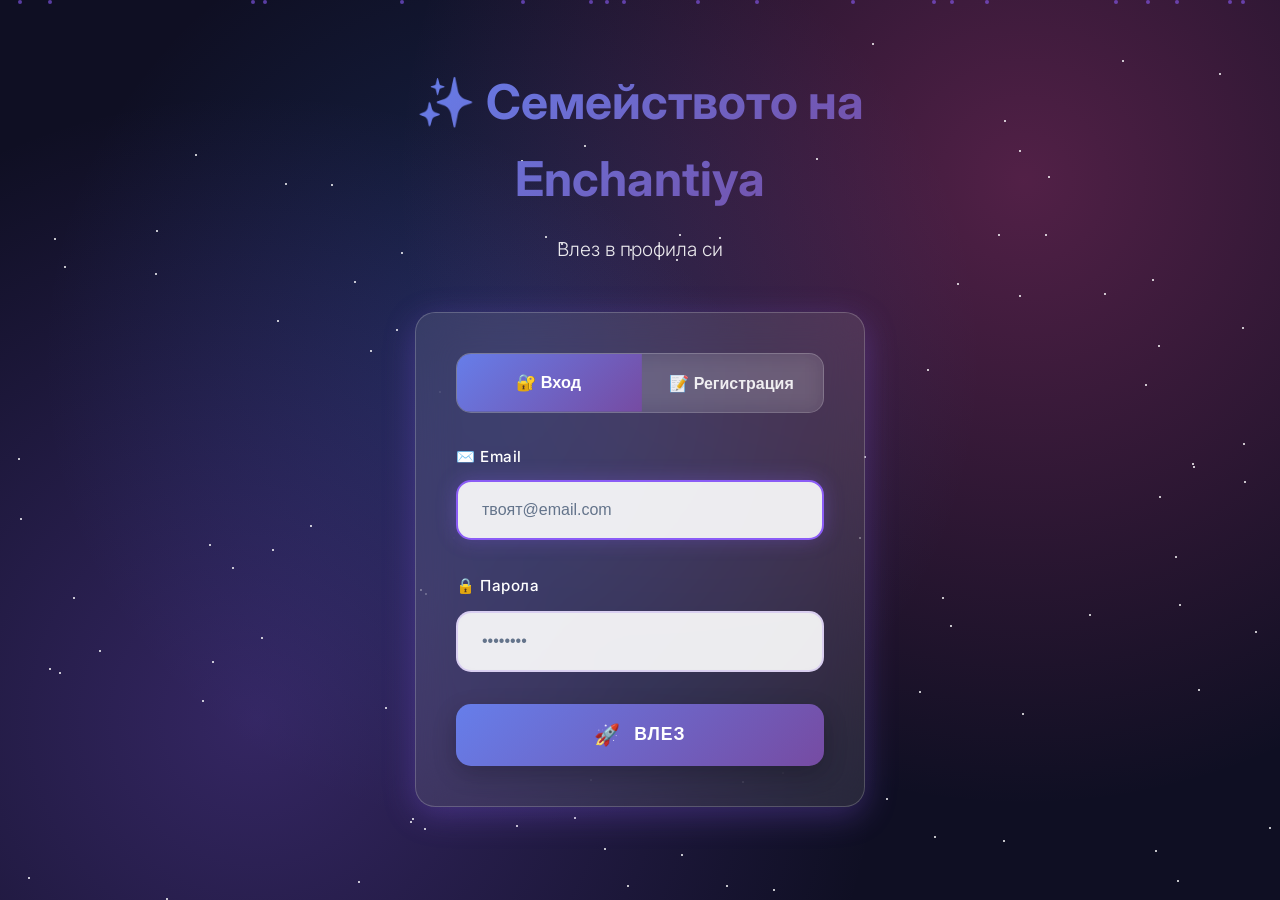
<file: index.html>
<!DOCTYPE html>
<html lang="bg">
<head>
  <meta charset="UTF-8">
  <meta name="viewport" content="width=device-width, initial-scale=1.0">
  <title>Магията на Enchantiya</title>
</head>
<link rel="stylesheet" href="/style.css">
<body>
  <!-- Magical Background Elements -->
  <div class="stars" id="stars"></div>
  <div class="floating-particles" id="particles"></div>

  <!-- Auth Screen -->
  <div id="authScreen" class="auth-container">
    <div class="header fade-in">
      <h1>✨ Семейството на Enchantiya</h1>
      <p>Влез в профила си</p>
    </div>

    <div class="glass-card fade-in">
      <div class="auth-tabs">
        <button class="auth-tab active" onclick="switchTab('login')">🔐 Вход</button>
        <button class="auth-tab" onclick="switchTab('register')">📝 Регистрация</button>
      </div>

      <!-- Login Form -->
      <div id="loginForm">
        <div class="form-group">
          <label for="loginEmail">✉️ Email</label>
          <div class="input-container">
            <input type="email" id="loginEmail" placeholder="твоят@email.com" autocomplete="email">
          </div>
        </div>
        
        <div class="form-group">
          <label for="loginPassword">🔒 Парола</label>
          <div class="input-container">
            <input type="password" id="loginPassword" placeholder="••••••••" autocomplete="current-password">
          </div>
        </div>
        
        <button class="magical-btn btn-primary" onclick="login()" id="loginBtn">
          <span class="icon">🚀</span>
          Влез
        </button>
      </div>

      <!-- Register Form -->
      <div id="registerForm" class="hidden">
        <div class="form-group">
          <label for="registerName">👤 Име</label>
          <div class="input-container">
            <input type="text" id="registerName" placeholder="Твоето име" autocomplete="name">
          </div>
        </div>

        <div class="form-group">
          <label for="registerEmail">✉️ Email</label>
          <div class="input-container">
            <input type="email" id="registerEmail" placeholder="твоят@email.com" autocomplete="email">
          </div>
        </div>
        <div class="form-group">
          <label for="registerPhone">📞 Телефон</label>
          <div class="input-container">
            <input type="tel" id="registerPhone" placeholder="08XXXXXXXX" autocomplete="tel">
          </div>
        </div>
        
        <div class="form-group">
          <label for="registerPassword">🔒 Парола</label>
          <div class="input-container">
            <input type="password" id="registerPassword" placeholder="••••••••" autocomplete="new-password">
          </div>
        </div>

        <div class="form-group"  style="display: none;">
          <label for="registerPartnerRef">🎯 Партньорско ID</label>
          <div class="input-container">
            <input type="text" id="registerPartnerRef" placeholder="Генерира се автоматично..." autocomplete="username" readonly>
          </div>
          <button type="button" class="magical-btn btn-outline" onclick="generatePartnerRef()" style="margin-top: 1rem;">
            <span class="icon">🎲</span>
            Генерирай ново ID
          </button>
        </div>
        
        <button class="magical-btn btn-secondary" onclick="register()" id="registerBtn">
          <span class="icon">✨</span>
          Създай акаунт
        </button>
      </div>

      <div id="authMessage"></div>
    </div>
  </div>

  <!-- Dashboard Screen -->
  <div id="dashboardScreen" class="container hidden">
    <div class="header fade-in">
      <h1>✨ Magical Affiliate Dashboard</h1>
      <p>Управлявай своите афилиейт връзки и следи резултатите</p>
    </div>

    <div class="user-info fade-in">
      <div class="user-welcome">
        🎉 Добре дошъл, <span id="userName"></span>!
      </div>
      <button class="magical-btn btn-logout" onclick="logout()">
        <span class="icon">🚪</span>
        Изход
      </button>
    </div>

    <div class="card fade-in">
      <div class="card-title">
        <span class="icon">🔗</span>
        Генерирай афилиейт линк
      </div>
    
      
      <button class="magical-btn btn-primary" onclick="generateLink()">
        <span class="icon">✨</span>
        Генерирай магически линк
      </button>
      
      <div id="linkDisplay"></div>
    </div>

    <div class="card fade-in">
      <div class="card-title">
        <span class="icon">📊</span>
        Статистика за поръчки
      </div>
    
      <button class="magical-btn btn-success" onclick="openAffiliateDashboard()">
        <span class="icon">📈</span>
        Покажи резултати
      </button>
    </div>
    <div id="affiliateModal" class="finances-modal" style="display: none;">
      <div class="finances-content">
        <div class="finances-header">
          <h3>💼 Партньорска статистика</h3>
          <button class="finances-close-btn-header" onclick="closeAffiliateDashboard()">✕</button>
        </div>
  
        <div class="finances-body">
          <div id="affiliateLoading" class="finances-loading">
            🔄 Зареждане на информация...
          </div>
  
          <div id="affiliateError" class="finances-error" style="display: none;">
            ❌ Възникна грешка при зареждане. Опитайте отново.
          </div>
  
          <div id="affiliateData" style="display: none;">
            <!-- Summary -->
            <div class="finances-summary">
              <div class="summary-card">
                <span class="summary-card-icon">📦</span>
                <div class="summary-card-label">Поръчки</div>
                <div class="summary-card-value" id="affiliateOrders">-</div>
              </div>
              <div class="summary-card">
                <span class="summary-card-icon">💰</span>
                <div class="summary-card-label">Обща стойност</div>
                <div class="summary-card-value" id="affiliateSales">- лв.</div>
              </div>
              <div class="summary-card">
                <span class="summary-card-icon">✅</span>
                <div class="summary-card-label">Изплатено</div>
                <div class="summary-card-value" id="affiliatePaid">- лв.</div>
              </div>
              <div class="summary-card highlight">
                <span class="summary-card-icon">⏳</span>
                <div class="summary-card-label">За изплащане</div>
                <div class="summary-card-value" id="affiliateToPay">- лв.</div>
              </div>
            </div>
  
            <!-- Payment History -->
            <div class="finances-data-section">
              <div class="section-title">💳 История на изплащанията</div>
              <div id="affiliatePaymentsHistory"></div>
            </div>
          </div>
        </div>
  
        <div class="finances-footer">
          <button class="finances-close-btn" onclick="closeAffiliateDashboard()">✕ Затвори</button>
        </div>
      </div>
    </div>
  </div>
  <script src="script.js"></script>
</html>
</file>
<file: style.css>
@import url('https://fonts.googleapis.com/css2?family=Inter:wght@300;400;500;600;700&display=swap');
    
* {
  margin: 0;
  padding: 0;
  box-sizing: border-box;
}

:root {
  --primary-gradient: linear-gradient(135deg, #667eea 0%, #764ba2 100%);
  --secondary-gradient: linear-gradient(135deg, #f093fb 0%, #f5576c 100%);
  --success-gradient: linear-gradient(135deg, #4facfe 0%, #00f2fe 100%);
  --magical-purple: #8b5cf6;
  --magical-pink: #ec4899;
  --magical-blue: #3b82f6;
  --magical-cyan: #06b6d4;
  --dark-bg: #0f0f23;
  --card-bg: rgba(255, 255, 255, 0.95);
  --glass-bg: rgba(255, 255, 255, 0.1);
  --text-primary: #1e293b;
  --text-secondary: #64748b;
  --text-light: rgba(255, 255, 255, 0.9);
  --border-glass: rgba(255, 255, 255, 0.2);
  --shadow-magical: 0 8px 32px rgba(139, 92, 246, 0.3);
  --shadow-card: 0 10px 25px rgba(0, 0, 0, 0.1);
}

body {
  font-family: 'Inter', -apple-system, BlinkMacSystemFont, 'Segoe UI', Roboto, sans-serif;
  background: var(--dark-bg);
  background-image: 
    radial-gradient(circle at 20% 80%, rgba(139, 92, 246, 0.3) 0%, transparent 50%),
    radial-gradient(circle at 80% 20%, rgba(236, 72, 153, 0.3) 0%, transparent 50%),
    radial-gradient(circle at 40% 40%, rgba(59, 130, 246, 0.2) 0%, transparent 50%);
  min-height: 100vh;
  color: var(--text-primary);
  line-height: 1.6;

}

.stars {
  position: fixed;
  top: 0;
  left: 0;
  width: 100%;
  height: 100%;
  z-index: -1;
  pointer-events: none;
}

.star {
  position: absolute;
  width: 2px;
  height: 2px;
  background: white;
  border-radius: 50%;
  animation: twinkle 2s infinite;
}

@keyframes twinkle {
  0%, 100% { opacity: 0.3; }
  50% { opacity: 1; }
}

.floating-particles {
  position: fixed;
  top: 0;
  left: 0;
  width: 100%;
  height: 100%;
  pointer-events: none;
  z-index: -1;
}

.particle {
  position: absolute;
  width: 4px;
  height: 4px;
  background: var(--magical-purple);
  border-radius: 50%;
  opacity: 0.6;
  animation: float 6s infinite ease-in-out;
}

@keyframes float {
  0%, 100% { transform: translateY(100vh) rotate(0deg); opacity: 0; }
  10% { opacity: 0.6; }
  90% { opacity: 0.6; }
  50% { transform: translateY(-20px) rotate(180deg); }
}

.container {
  max-width: 900px;
  margin: 0 auto;
  padding: 2rem 1rem;
  position: relative;
  z-index: 1;
}

.header {
  text-align: center;
  margin-bottom: 3rem;
  animation: fadeInUp 0.8s ease-out;
}

.header h1 {
  font-size: 3rem;
  font-weight: 700;
  background: linear-gradient(135deg, #667eea, #764ba2, #f093fb);
  background-size: 200% 200%;
  background-clip: text;
  -webkit-background-clip: text;
  -webkit-text-fill-color: transparent;
  margin-bottom: 1rem;
  animation: gradientShift 3s ease-in-out infinite;
}

@keyframes gradientShift {
  0%, 100% { background-position: 0% 50%; }
  50% { background-position: 100% 50%; }
}

.header p {
  color: var(--text-light);
  font-size: 1.2rem;
  font-weight: 300;
}

.glass-card {
  background: var(--glass-bg);
  backdrop-filter: blur(20px);
  -webkit-backdrop-filter: blur(20px);
  border: 1px solid var(--border-glass);
  border-radius: 20px;
  padding: 2.5rem;
  margin-bottom: 2rem;
  box-shadow: var(--shadow-magical);
  transition: all 0.3s ease;
  position: relative;
  overflow: hidden;
}

.glass-card::before {
  content: '';
  position: absolute;
  top: 0;
  left: -100%;
  width: 100%;
  height: 100%;
  background: linear-gradient(90deg, transparent, rgba(255, 255, 255, 0.1), transparent);
  transition: left 0.5s ease;
}

.glass-card:hover::before {
  left: 100%;
}

.glass-card:hover {
  transform: translateY(-5px);
  box-shadow: 0 20px 40px rgba(139, 92, 246, 0.4);
}

.card {
  background: var(--card-bg);
  border-radius: 20px;
  padding: 2.5rem;
  margin-bottom: 2rem;
  box-shadow: var(--shadow-card);
  transition: all 0.3s ease;
  border: 1px solid rgba(255, 255, 255, 0.1);
  position: relative;
  overflow: hidden;
}

.card::after {
  content: '';
  position: absolute;
  top: 0;
  left: 0;
  right: 0;
  height: 3px;
  background: var(--primary-gradient);
}

.card:hover {
  transform: translateY(-5px);
  box-shadow: 0 20px 40px rgba(0, 0, 0, 0.15);
}

.card-title {
  font-size: 1.5rem;
  font-weight: 600;
  color: var(--text-primary);
  margin-bottom: 2rem;
  display: flex;
  align-items: center;
  gap: 1rem;
}

.card-title .icon {
  font-size: 2rem;
  animation: bounce 2s infinite;
}

@keyframes bounce {
  0%, 20%, 50%, 80%, 100% { transform: translateY(0); }
  40% { transform: translateY(-10px); }
  60% { transform: translateY(-5px); }
}

.form-group {
  margin-bottom: 2rem;
  position: relative;
}

label {
  display: block;
  font-weight: 500;
  color: white;
  margin-bottom: 0.8rem;
  font-size: 0.95rem;
  letter-spacing: 0.5px;
}

.input-container {
  position: relative;
}

input {
  width: 100%;
  padding: 1.2rem 1.5rem;
  border: 2px solid rgba(139, 92, 246, 0.2);
  border-radius: 15px;
  font-size: 1rem;
  transition: all 0.3s ease;
  background: rgba(255, 255, 255, 0.9);
  backdrop-filter: blur(10px);
  color: var(--text-primary);
}

input:focus {
  outline: none;
  border-color: var(--magical-purple);
  box-shadow: 0 0 20px rgba(139, 92, 246, 0.3);
  transform: translateY(-2px);
}

input::placeholder {
  color: var(--text-secondary);
}

.magical-btn {
  width: 100%;
  padding: 1.2rem 2rem;
  border: none;
  border-radius: 15px;
  font-size: 1.1rem;
  font-weight: 600;
  cursor: pointer;
  transition: all 0.3s ease;
  position: relative;
  overflow: hidden;
  display: flex;
  align-items: center;
  justify-content: center;
  gap: 0.8rem;
  text-transform: uppercase;
  letter-spacing: 1px;
  box-shadow: 0 8px 25px rgba(0, 0, 0, 0.2);
}

.btn-primary {
  background: var(--primary-gradient);
  color: white;
}

.btn-secondary {
  background: var(--secondary-gradient);
  color: white;
}

.btn-success {
  background: var(--success-gradient);
  color: white;
}

.btn-outline {
  background: transparent;
  color: var(--magical-purple);
  border: 2px solid var(--magical-purple);
}

.btn-outline:hover {
  background: var(--magical-purple);
  color: white;
}

.magical-btn:hover {
  transform: translateY(-3px);
  box-shadow: 0 15px 35px rgba(139, 92, 246, 0.4);
}

.magical-btn:active {
  transform: translateY(-1px);
}

.magical-btn:disabled {
  opacity: 0.6;
  cursor: not-allowed;
  transform: none;
}

.magical-btn .icon {
  font-size: 1.3rem;
}

.btn-logout {
  background: linear-gradient(135deg, #ff6b6b, #ee5a52);
  padding: 0.8rem 1.5rem;
  font-size: 0.9rem;
  width: auto;
  margin-left: auto;
}

.generated-link {
  background: linear-gradient(135deg, rgba(139, 92, 246, 0.1), rgba(236, 72, 153, 0.1));
  border: 2px solid rgba(139, 92, 246, 0.3);
  border-radius: 15px;
  padding: 1.5rem;
  margin-top: 1.5rem;
  word-break: break-all;
  font-family: 'Courier New', monospace;
  position: relative;
  backdrop-filter: blur(10px);
}

.copy-btn {
  position: absolute;
  top: 1rem;
  right: 1rem;
  background: var(--magical-purple);
  color: white;
  border: none;
  padding: 0.8rem 1.2rem;
  border-radius: 10px;
  cursor: pointer;
  font-size: 0.9rem;
  font-weight: 500;
  transition: all 0.3s ease;
}

.copy-btn:hover {
  background: var(--magical-pink);
  transform: scale(1.05);
}

.stats-grid {
  display: grid;
  grid-template-columns: repeat(auto-fit, minmax(220px, 1fr));
  gap: 1.5rem;
  margin-top: 2rem;
}

.stat-card {
  background: linear-gradient(135deg, rgba(255, 255, 255, 0.9), rgba(255, 255, 255, 0.7));
  backdrop-filter: blur(10px);
  border: 1px solid rgba(255, 255, 255, 0.2);
  border-radius: 20px;
  padding: 2rem;
  text-align: center;
  transition: all 0.3s ease;
  position: relative;
  overflow: hidden;
}

.stat-card::before {
  content: '';
  position: absolute;
  top: 0;
  left: 0;
  right: 0;
  height: 4px;
  background: var(--primary-gradient);
}

.stat-card:hover {
  transform: translateY(-5px) scale(1.02);
  box-shadow: 0 15px 30px rgba(139, 92, 246, 0.3);
}

.stat-value {
  font-size: 2.5rem;
  font-weight: 700;
  background: var(--primary-gradient);
  background-clip: text;
  -webkit-background-clip: text;
  -webkit-text-fill-color: transparent;
  margin-bottom: 0.8rem;
}

.stat-label {
  color: var(--text-secondary);
  font-size: 0.95rem;
  font-weight: 500;
  letter-spacing: 0.5px;
}

.loading {
  display: none;
  text-align: center;
  color: black;
  margin-top: 2rem;
}

.magical-spinner {
  display: inline-block;
  width: 30px;
  height: 30px;
  border: 3px solid rgba(139, 92, 246, 0.2);
  border-radius: 50%;
  border-top-color: var(--magical-purple);
  animation: magicalSpin 1s ease-in-out infinite;
  margin-right: 1rem;
}

@keyframes magicalSpin {
  to { transform: rotate(360deg); }
}

.message {
  padding: 1.5rem;
  border-radius: 15px;
  margin-top: 1.5rem;
  font-weight: 500;
  animation: slideIn 0.3s ease-out;
}

.error {
  background: linear-gradient(135deg, rgba(239, 68, 68, 0.1), rgba(220, 38, 38, 0.1));
  border: 2px solid rgba(239, 68, 68, 0.3);
  color: #dc2626;
}

.success {
  background: linear-gradient(135deg, rgba(34, 197, 94, 0.1), rgba(22, 163, 74, 0.1));
  border: 2px solid rgba(34, 197, 94, 0.3);
  color: #16a34a;
}

@keyframes slideIn {
  from { opacity: 0; transform: translateY(20px); }
  to { opacity: 1; transform: translateY(0); }
}

.auth-container {
  max-width: 450px;
  margin: 0 auto;
  padding-top: 4rem;
}

.auth-tabs {
  display: flex;
  margin-bottom: 2rem;
  border-radius: 15px;
  overflow: hidden;
  background: rgba(255, 255, 255, 0.1);
  backdrop-filter: blur(10px);
  border: 1px solid var(--border-glass);
}

.auth-tab {
  flex: 1;
  padding: 1.2rem;
  background: transparent;
  border: none;
  cursor: pointer;
  font-weight: 600;
  font-size: 1rem;
  transition: all 0.3s ease;
  color: var(--text-light);
  position: relative;
}

.auth-tab.active {
  background: var(--primary-gradient);
  color: white;
  transform: scale(1.02);
}

.user-info {
  display: flex;
  justify-content: space-between;
  align-items: center;
  padding: 1.5rem 2rem;
  background: var(--glass-bg);
  backdrop-filter: blur(20px);
  border-radius: 20px;
  margin-bottom: 2rem;
  border: 1px solid var(--border-glass);
  box-shadow: var(--shadow-magical);
}

.user-welcome {
  font-weight: 600;
  color: var(--text-light);
  font-size: 1.1rem;
}

.hidden {
  display: none !important;
}

@keyframes fadeInUp {
  from {
    opacity: 0;
    transform: translateY(30px);
  }
  to {
    opacity: 1;
    transform: translateY(0);
  }
}

.fade-in {
  animation: fadeInUp 0.6s ease-out;
}

/* Mobile Responsive */
@media (max-width: 768px) {
  .container {
    padding: 1rem;
  }
  
  .glass-card, .card {
    padding: 1.5rem;
    border-radius: 15px;
  }
  
  .header h1 {
    font-size: 2.2rem;
  }

  .header p {
    font-size: 1rem;
  }

  .user-info {
    flex-direction: column;
    gap: 1rem;
    align-items: stretch;
    padding: 1.5rem;
  }

  .btn-logout {
    margin-left: 0;
    width: 100%;
  }

  .stats-grid {
    grid-template-columns: 1fr;
    gap: 1rem;
  }

  .stat-card {
    padding: 1.5rem;
  }

  .stat-value {
    font-size: 2rem;
  }

  .copy-btn {
    position: static;
    margin-top: 1rem;
    width: 100%;
  }

  .generated-link {
    padding-right: 1.5rem;
  }

  .auth-tabs {
    margin-bottom: 1.5rem;
  }

  .auth-tab {
    padding: 1rem;
    font-size: 0.9rem;
  }
}

@media (max-width: 480px) {
  .header h1 {
    font-size: 1.8rem;
  }

  .glass-card, .card {
    padding: 1rem;
    margin-bottom: 1.5rem;
  }

  .magical-btn {
    padding: 1rem 1.5rem;
    font-size: 1rem;
  }

  .card-title {
    font-size: 1.2rem;
  }

  input {
    padding: 1rem 1.2rem;
  }
}

/* Smooth scrolling */
html {
  scroll-behavior: smooth;
}

/* Custom scrollbar */
::-webkit-scrollbar {
  width: 8px;
}

::-webkit-scrollbar-track {
  background: rgba(255, 255, 255, 0.1);
}

::-webkit-scrollbar-thumb {
  background: var(--primary-gradient);
  border-radius: 4px;
}

::-webkit-scrollbar-thumb:hover {
  background: var(--secondary-gradient);
}

#affiliateModal.finances-modal {
  position: fixed;
  top: 0;
  left: 0;
  width: 100vw;
  height: 100vh;
  background: rgba(15, 15, 35, 0.9);
  backdrop-filter: blur(10px);
  z-index: 9999;
  display: flex;
  align-items: center;
  justify-content: center;
}

#affiliateModal .finances-content {
  background: rgba(255, 255, 255, 0.98);
  backdrop-filter: blur(20px);
  border-radius: 20px;
  width: 90%;
  max-width: 700px;
  max-height: 85vh;
  overflow: hidden;
  box-shadow: 0 20px 60px rgba(139, 92, 246, 0.3);
  border: 1px solid rgba(139, 92, 246, 0.2);
}

#affiliateModal .finances-header {
  background: linear-gradient(135deg, #667eea 0%, #764ba2 100%);
  color: white;
  padding: 1.5rem 2rem;
  display: flex;
  justify-content: space-between;
  align-items: center;
}

#affiliateModal .finances-header h3 {
  font-size: 1.5rem;
  font-weight: 600;
  margin: 0;
}

#affiliateModal .finances-close-btn-header {
  background: rgba(255, 255, 255, 0.2);
  border: none;
  color: white;
  width: 35px;
  height: 35px;
  border-radius: 50%;
  cursor: pointer;
  display: flex;
  align-items: center;
  justify-content: center;
  font-size: 1.2rem;
  transition: all 0.3s ease;
}

#affiliateModal .finances-close-btn-header:hover {
  background: rgba(255, 255, 255, 0.3);
  transform: scale(1.1);
}

#affiliateModal .finances-body {
  padding: 2rem;
  max-height: 60vh;
  overflow-y: auto;
}

#affiliateModal .finances-loading {
  text-align: center;
  padding: 2rem;
  font-size: 1.1rem;
  color: var(--magical-purple);
}

#affiliateModal .finances-error {
  background: linear-gradient(135deg, rgba(239, 68, 68, 0.1), rgba(220, 38, 38, 0.1));
  border: 2px solid rgba(239, 68, 68, 0.3);
  border-radius: 12px;
  padding: 1.5rem;
  text-align: center;
  color: #dc2626;
  font-weight: 500;
  margin: 1rem 0;
}

#affiliateModal .finances-summary {
  display: grid;
  grid-template-columns: repeat(auto-fit, minmax(150px, 1fr));
  gap: 1rem;
  margin-bottom: 2rem;
}

#affiliateModal .summary-card {
  background: linear-gradient(135deg, rgba(139, 92, 246, 0.1), rgba(236, 72, 153, 0.1));
  border: 2px solid rgba(139, 92, 246, 0.2);
  border-radius: 15px;
  padding: 1.5rem;
  text-align: center;
  transition: all 0.3s ease;
}

#affiliateModal .summary-card:hover {
  transform: translateY(-3px);
  box-shadow: 0 10px 25px rgba(139, 92, 246, 0.25);
}

#affiliateModal .summary-card.highlight {
  background: linear-gradient(135deg, rgba(34, 197, 94, 0.1), rgba(22, 163, 74, 0.1));
  border-color: rgba(34, 197, 94, 0.3);
}

#affiliateModal .summary-card-icon {
  font-size: 1.8rem;
  display: block;
  margin-bottom: 0.5rem;
}

#affiliateModal .summary-card-value {
  font-size: 1.5rem;
  font-weight: 700;
  background: linear-gradient(135deg, #667eea, #764ba2);
  background-clip: text;
  -webkit-background-clip: text;
  -webkit-text-fill-color: transparent;
  margin-bottom: 0.3rem;
}

#affiliateModal .summary-card-label {
  color: var(--text-secondary);
  font-size: 0.85rem;
  font-weight: 500;
}

#affiliateModal .finances-data-section {
  margin-top: 1.5rem;
}

#affiliateModal .section-title {
  font-size: 1.2rem;
  font-weight: 600;
  color: var(--text-primary);
  margin-bottom: 1rem;
  padding-bottom: 0.5rem;
  border-bottom: 2px solid var(--magical-purple);
}

#affiliateModal .payment-history-card {
  background: rgba(255, 255, 255, 0.8);
  border: 1px solid rgba(139, 92, 246, 0.2);
  border-radius: 12px;
  padding: 1.2rem;
  margin-bottom: 1rem;
  transition: all 0.3s ease;
}

#affiliateModal .payment-history-card:hover {
  transform: translateY(-2px);
  box-shadow: 0 8px 20px rgba(139, 92, 246, 0.15);
}

#affiliateModal .payment-card-header {
  display: flex;
  justify-content: space-between;
  align-items: center;
  margin-bottom: 0.8rem;
}

#affiliateModal .payment-date {
  color: var(--text-secondary);
  font-size: 0.9rem;
  font-weight: 500;
}

#affiliateModal .payment-amount {
  font-size: 1.2rem;
  font-weight: 700;
  color: #16a34a;
}

#affiliateModal .payment-details {
  border-top: 1px solid rgba(139, 92, 246, 0.1);
  padding-top: 0.8rem;
}

#affiliateModal .payment-notes {
  color: var(--text-primary);
  font-size: 0.9rem;
  line-height: 1.4;
}

#affiliateModal .no-payments {
  text-align: center;
  padding: 2rem;
  color: var(--text-secondary);
}

#affiliateModal .no-payments-icon {
  font-size: 3rem;
  margin-bottom: 1rem;
  opacity: 0.5;
}

#affiliateModal .no-payments-text {
  font-size: 1rem;
  font-weight: 500;
}

#affiliateModal .finances-footer {
  background: rgba(139, 92, 246, 0.05);
  padding: 1.5rem;
  border-top: 1px solid rgba(139, 92, 246, 0.1);
  text-align: center;
}

#affiliateModal .finances-close-btn {
  background: linear-gradient(135deg, #667eea, #764ba2);
  color: white;
  border: none;
  padding: 0.8rem 1.5rem;
  border-radius: 10px;
  font-size: 0.95rem;
  font-weight: 600;
  cursor: pointer;
  transition: all 0.3s ease;
}

#affiliateModal .finances-close-btn:hover {
  transform: translateY(-2px);
  box-shadow: 0 5px 15px rgba(139, 92, 246, 0.4);
}

/* Mobile responsive за модала */
@media (max-width: 768px) {
  #affiliateModal .finances-content {
    width: 95%;
    max-height: 90vh;
  }

  #affiliateModal .finances-header {
    padding: 1.2rem 1.5rem;
  }

  #affiliateModal .finances-header h3 {
    font-size: 1.3rem;
  }

  #affiliateModal .finances-body {
    padding: 1.5rem;
  }

  #affiliateModal .finances-summary {
    grid-template-columns: 1fr 1fr;
    gap: 0.8rem;
  }

  #affiliateModal .summary-card {
    padding: 1.2rem;
  }

  #affiliateModal .payment-card-header {
    flex-direction: column;
    align-items: flex-start;
    gap: 0.3rem;
  }
}

@media (max-width: 480px) {
  #affiliateModal .finances-summary {
    grid-template-columns: 1fr;
  }

  #affiliateModal .summary-card {
    padding: 1rem;
  }

  #affiliateModal .summary-card-value {
    font-size: 1.3rem;
  }
}
</file>
